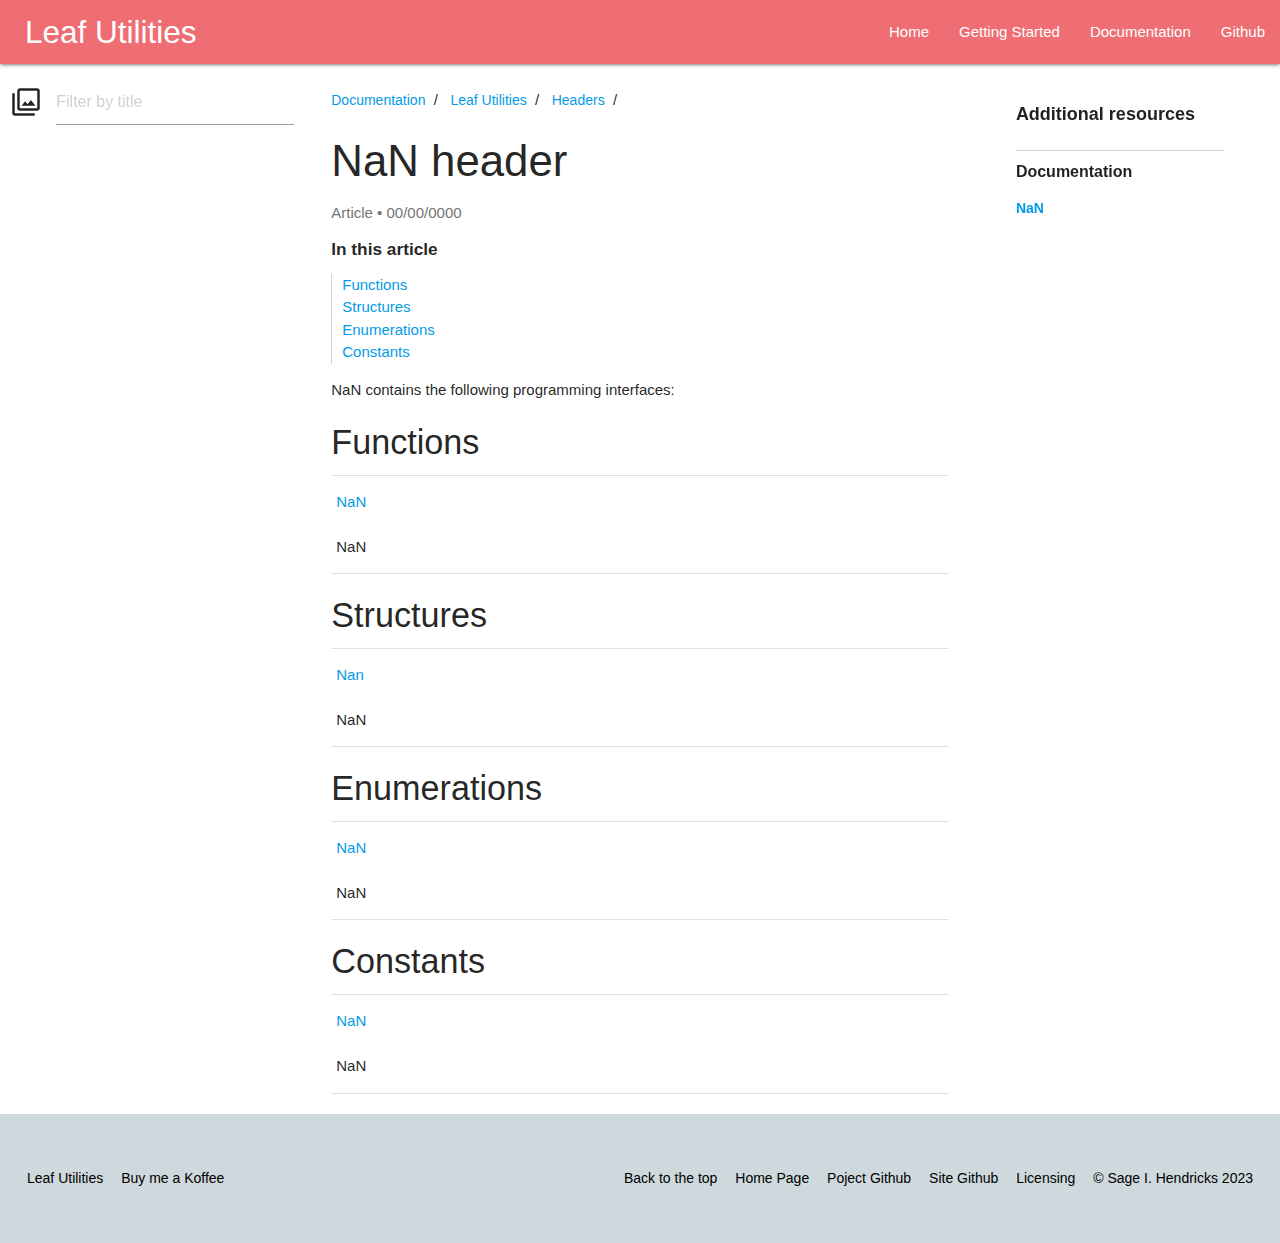
<file: templates/header-doc-template.html>
<!DOCTYPE html>
<html lang="en">
	<head>
		<!-- metadata -->
		<meta charset="UTF-8">
		<meta name="viewport" content="width=device-width, initial-scale=1">
		<meta http-equiv="X-UA-Compativle" content="ie=edge">
		<meta http-equiv="cache-control" content="no-cache">
		<meta http-equiv="expires" content="0">
		<meta http-equiv="pragma" content="no-cache">
		<!-- page title -->
		<title>NaN header</title>
		<!-- local machine -->
		<!-- <base href="file:///H:/source/projects/leaf-c-utilities/"> -->
		<!-- deployment -->
		<!-- <base href="https://sage-etcher.github.io/leaf-c-utilities/"> -->
		<!-- include materialize stylesheet -->
		<link rel="stylesheet" href="https://cdnjs.cloudflare.com/ajax/libs/materialize/1.0.0/css/materialize.min.css">
		<!-- include material fonts -->
		<link href="https://fonts.googleapis.com/icon?family=Material+Icons" rel="stylesheet">
		<!-- include local stylesheets -->
		<link href="../../stylesheets/atomic.css" rel="stylesheet">
		<link href="../../stylesheets/general.css" rel="stylesheet">
	</head>
	<body>

		<header>
			<!-- navbar start -->
			<nav>
				<div class="nav-wrapper">
					<a href="../../index.html" class="brand-logo" id="page-title">Leaf Utilities</a>
					<a href="#" data-target="mobile-demo" class="sidenav-trigger"><i class="material-icons">menu</i></a>
					<ul class="right hide-on-med-and-down">
						<li><a href="../../index.html">Home</a></li>
						<li><a href="#!">Getting Started</a></li>
						<li><a href="#!">Documentation</a></li>
						<li><a href="https://github.com/sage-etcher/leaf-c-utilities">Github</a></li>
					</ul>
				</div>
			</nav>

			<!-- mobile nav dropdown -->
			<ul class="sidenav" id="mobile-demo">
				<li><a href="../../index.html">Home</a></li>
				<li><a href="../../index.html#getting-started">Getting Started</a></li>
				<li><a href="../../index.html#documentation">Documentation</a></li>
				<li><a href="https://github.com/sage-etcher/leaf-c-utilities">Github</a></li>
			</ul>
		</header>
		<!-- navbar end -->

		<!-- content wrapper start -->
		<main id="page-wrapper">
			<!-- content grid start -->	
			<div class="row">

				<!-- quick access start -->
				<div class="col m4 l3 hide-on-small-only" id="quick-access-wrapper">
					<div id="quick-access-container">
						<!-- search box start -->
						<div class="input-field" id="quick-access-search-wrapper">
			
							<span class="material-icons filter-ico prefix"></span>
							<input placeholder="Filter by title" id="quick-access-search" type="text">
						</div> <!-- search box end -->

						<div class="scrollable">
							<ul id="search-content-display">
							</ul>
						</div>


					</div>	
				</div> <!-- quick access end -->


				<!-- main page content start -->
				<div class="col s12 m8 l6" id="main-page-content-wrapper">

					<ul class="horizontal-list" id="path-list">
						<li><a href="#!" class="small-text">Documentation</a>&nbsp;&nbsp;/&nbsp;&nbsp;</li>
						<li><a href="#!" class="small-text">Leaf Utilities</a>&nbsp;&nbsp;/&nbsp;&nbsp;</li>
						<li><a href="#!" class="small-text">Headers</a>&nbsp;&nbsp;/&nbsp;&nbsp;</li>
					</ul>

					<!-- Title -->
					<h3 id="page-main-title">NaN header</h3>
					<p class="grey-text text-darken-1">Article &#x2022; 00/00/0000</p>
			
					<h6><b>In this article</b></h6>
					<ul class="no-bullet small-indent left-border">
						<li class="small-indent"><a href="#function-header">Functions</a></li>
						<li class="small-indent"><a href="#structure-header">Structures</a></li>
						<li class="small-indent"><a href="#enumeration-header">Enumerations</a></li>
                        <li class="small-indent"><a href="#constant-header">Constants</a></li>
					</ul>

					<p>NaN contains the following programming interfaces:</p>
				
					<a name="function-header"></a>
					<h4>Functions</h4>
					<table>
						<thead>
							<tr>
							</tr>
						</thead>

						<tbody>
							<tr>
								<td>
									<a href="#!">NaN</a>
									<br><br>
									NaN	
								</td>
							</tr>
						</tbody>
                    </table>
                   
					<a name="structure-header"></a>
                    <h4>Structures</h4>
                    <table>
                        <thead>
                            <tr>
                            </tr>
                        </thead>

                        <tbody>
                            <tr>
                                <td>
                                    <a href="#!">Nan</a>
                                    <br><br>
                               		NaN 
								</td>
                            </tr>
                        </tbody>
                    </table>
                  
					<a name="enumeration-header"></a>
					<h4>Enumerations</h4>
                    <table>
                        <thead>
                            <tr>
                            </tr>
                        </thead>

                        <tbody>
                            <tr>
                                <td>
                                    <a href="#!">NaN</a>
                                    <br><br>
									NaN
                                </td>
                            </tr>
                        </tbody>
                    </table>
                    
					<a name="constant-header"></a>
                    <h4>Constants</h4>
                    <table>
                        <thead>
                            <tr>
                            </tr>
                        </thead>

                        <tbody>
                            <tr>
                                <td>
									<a href="#!">NaN</a>
									<br><br>
									NaN
                                </td>
                            </tr>
                        </tbody>
                    </table>

				</div> <!-- main page content end -->
			

				<!-- additional resources start -->
				<div class="col l3 hide-on-med-and-down" id="additional-resources-wrapper">
					<div class="container">	
						<h5 class="additional-resources-title"><b>Additional resources</b></h6>
						
						<h6 class="additional-resources-subtitle"><b>Documentation</b></h6>

						<!-- items -->
						<div class="additional-resources-item">
							<a href="#!"><b>NaN</b></a>
							<p></p>
						</div>	
					</div>
				</div> <!-- additional resources end -->
			</div> <!-- main content grid end -->	
		</main> <!-- content wrapper end -->

		<footer class="blue-grey lighten-4">
			<ul class="horizontal-list inline-block">
				<li><a href="../../index.html" class="not-quite-bold">Leaf Utilities</a></li>
				<li><a href="#!" class="not-quite-bold">Buy me a Koffee</a></li>
			</ul>

			<ul class="horizontal-list inline-block">
				<li><a href="#top">Back to the top</a></li>
				<li><a href="../../index.html">Home Page</a></li>
				<li><a href="https://github.com/sage-etcher/leaf-c-utilities">Poject Github</a></li>
				<li><a href="https://github.com/sage-etcher/leaf-c-utilities/tree/doc-pages">Site Github</a></li>
				<li><a href="https://github.com/sage-etcher/leaf-c-utilities/blob/doc-pages/LICENSE">Licensing</a></li>
				<li>&copy; Sage I. Hendricks 2023</li>
			</ul>
		</footer>


	    <!-- Materialize JS include -->
   	 	<script src="https://cdnjs.cloudflare.com/ajax/libs/materialize/1.0.0/js/materialize.min.js"></script>
		<!-- Jquery include -->
		<script src="https://code.jquery.com/jquery-3.7.0.min.js" integrity="sha256-2Pmvv0kuTBOenSvLm6bvfBSSHrUJ+3A7x6P5Ebd07/g=" crossorigin="anonymous"></script>
		<!-- include javascript -->
		<script src="../../scripts/nav-bar.js" async></script>	
		<script src="../../scripts/search-bar.js" async></script>	
	</body>
</html>
</file>
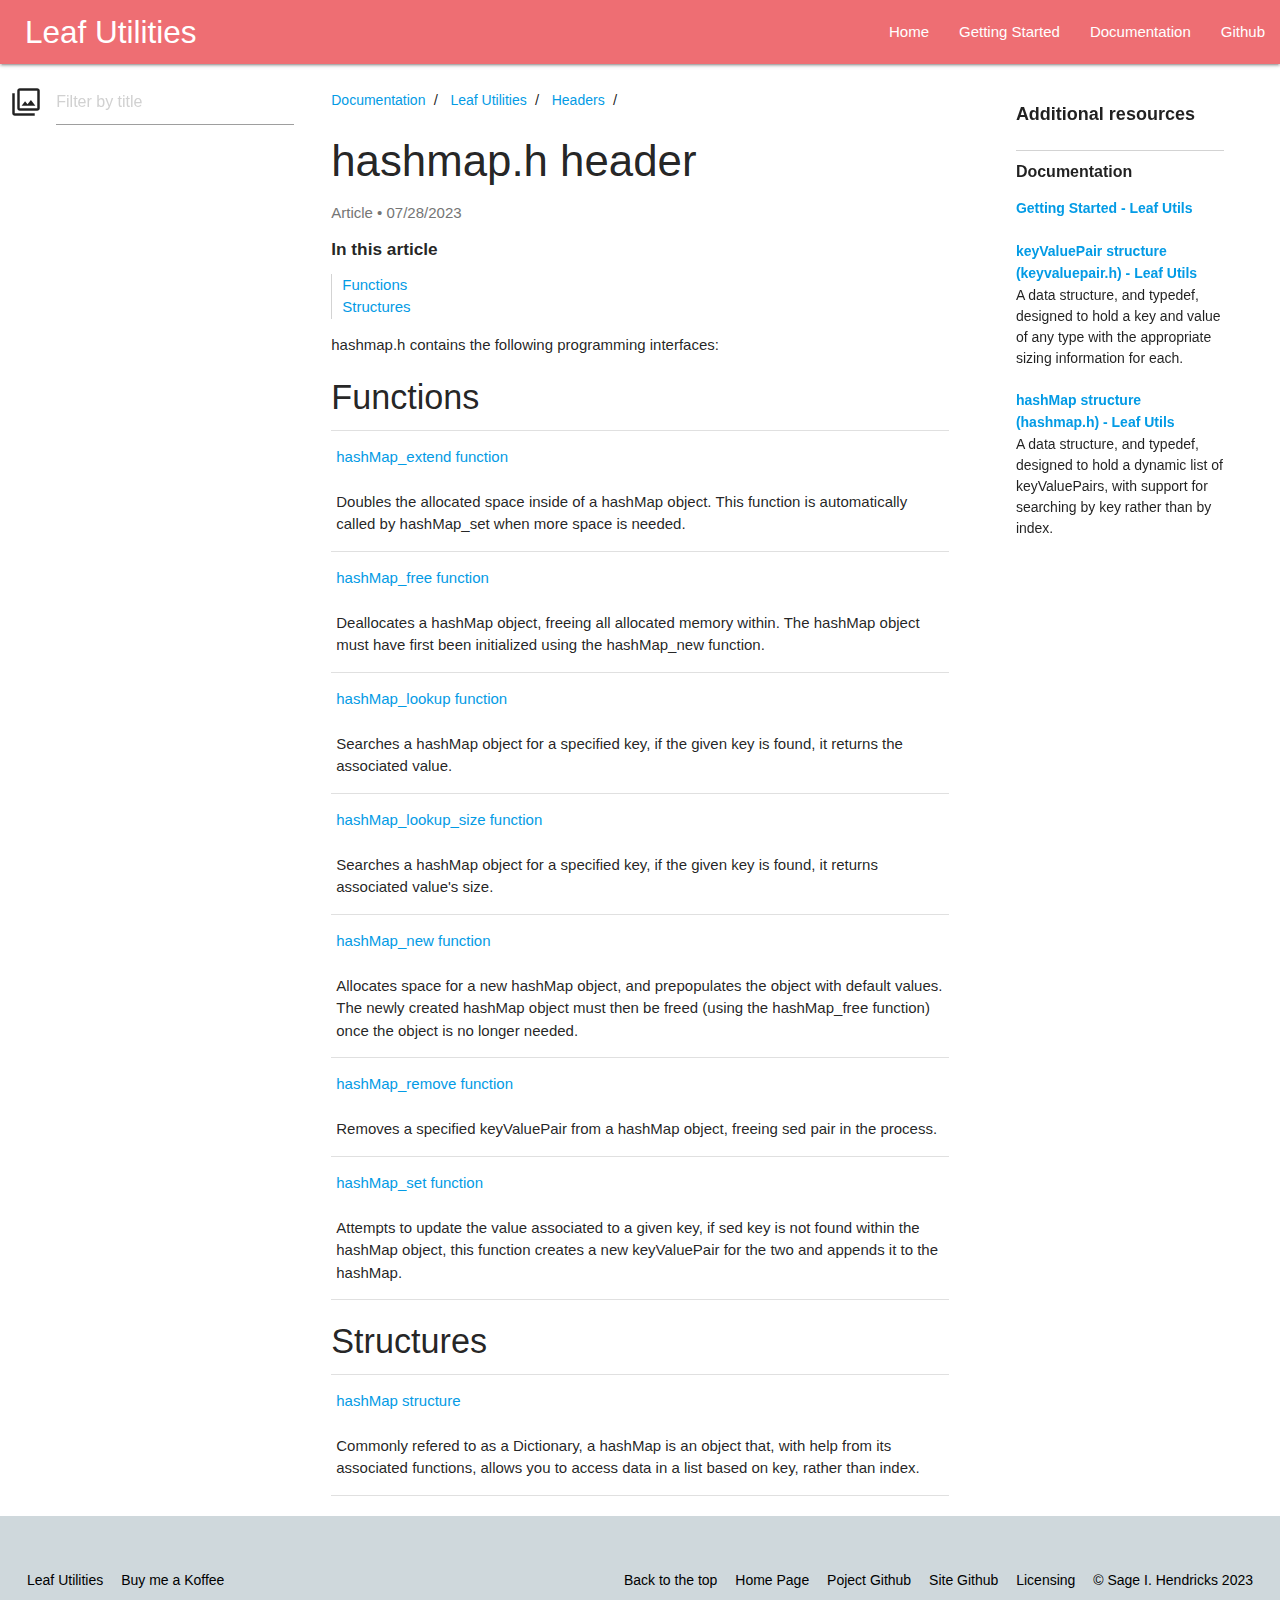
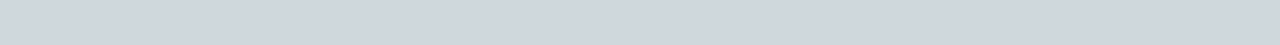
<file: doc-pages/hashmap/hashmap_h.html>
<!DOCTYPE html>
<html lang="en">
	<head>
		<!-- metadata -->
		<meta charset="UTF-8">
		<meta name="viewport" content="width=device-width, initial-scale=1">
		<meta http-equiv="X-UA-Compativle" content="ie=edge">
		<meta http-equiv="cache-control" content="no-cache">
		<meta http-equiv="expires" content="0">
		<meta http-equiv="pragma" content="no-cache">
		<!-- page title -->
		<title>Hashmap.h header</title>
		<!-- local machine -->
		<!-- <base href="file:///H:/source/projects/leaf-c-utilities/"> -->
		<!-- deployment -->
		<!-- <base href="https://sage-etcher.github.io/leaf-c-utilities/"> -->
		<!-- include materialize stylesheet -->
		<link rel="stylesheet" href="https://cdnjs.cloudflare.com/ajax/libs/materialize/1.0.0/css/materialize.min.css">
		<!-- include material fonts -->
		<link href="https://fonts.googleapis.com/icon?family=Material+Icons" rel="stylesheet">
		<!-- include local stylesheets -->
		<link href="../../stylesheets/atomic.css" rel="stylesheet">
		<link href="../../stylesheets/general.css" rel="stylesheet">
	</head>
	<body>

		<header>
			<!-- navbar start -->
			<nav>
				<div class="nav-wrapper">
					<a href="../../index.html" class="brand-logo" id="page-title">Leaf Utilities</a>
					<a href="#" data-target="mobile-demo" class="sidenav-trigger"><i class="material-icons">menu</i></a>
					<ul class="right hide-on-med-and-down">
						<li><a href="../../index.html">Home</a></li>
						<li><a href="#!">Getting Started</a></li>
						<li><a href="#!">Documentation</a></li>
						<li><a href="https://github.com/sage-etcher/leaf-c-utilities">Github</a></li>
					</ul>
				</div>
			</nav>

			<!-- mobile nav dropdown -->
			<ul class="sidenav" id="mobile-demo">
				<li><a href="../../index.html">Home</a></li>
				<li><a href="../../index.html#getting-started">Getting Started</a></li>
				<li><a href="../../index.html#documentation">Documentation</a></li>
				<li><a href="https://github.com/sage-etcher/leaf-c-utilities">Github</a></li>
			</ul>
		</header>
		<!-- navbar end -->

		<!-- content wrapper start -->
		<main id="page-wrapper">
			<!-- content grid start -->	
			<div class="row">

				<!-- quick access start -->
				<div class="col m4 l3 hide-on-small-only" id="quick-access-wrapper">
					<div id="quick-access-container">
						<!-- search box start -->
						<div class="input-field" id="quick-access-search-wrapper">
			
							<span class="material-icons filter-ico prefix"></span>
							<input placeholder="Filter by title" id="quick-access-search" type="text">
						</div> <!-- search box end -->

						<div class="scrollable">
							<ul id="search-content-display">
							</ul>
						</div>


					</div>	
				</div> <!-- quick access end -->


				<!-- main page content start -->
				<div class="col s12 m8 l6" id="main-page-content-wrapper">

					<ul class="horizontal-list" id="path-list">
						<li><a href="#!" class="small-text">Documentation</a>&nbsp;&nbsp;/&nbsp;&nbsp;</li>
						<li><a href="#!" class="small-text">Leaf Utilities</a>&nbsp;&nbsp;/&nbsp;&nbsp;</li>
						<li><a href="#!" class="small-text">Headers</a>&nbsp;&nbsp;/&nbsp;&nbsp;</li>
					</ul>

					<!-- Title -->
					<h3 id="page-main-title">hashmap.h header</h3>
					<p class="grey-text text-darken-1">Article &#x2022; 07/28/2023</p>
			
					<h6><b>In this article</b></h6>
					<ul class="no-bullet small-indent left-border">
						<li class="small-indent"><a href="#function-header">Functions</a></li>
						<li class="small-indent"><a href="#structure-header">Structures</a></li>
                        <!-- this file dont got neither these vvv -->
						<!--<li class="small-indent"><a href="#enumeration-header">Enumerations</a></li>
                        <li class="small-indent"><a href="#constant-header">Constants</a></li>-->
					</ul>

					<p>hashmap.h contains the following programming interfaces:</p>
				
					<a name="function-header"></a>
					<h4>Functions</h4>
					<table>
						<thead>
							<tr>
							</tr>
						</thead>

						<tbody>
							<tr>
								<td>
									<a href="#!">hashMap_extend function</a>
                                    <br><br>
                                    Doubles the allocated space inside of a hashMap object. This function is automatically called by hashMap_set when more space is needed.
								</td>
							</tr>
							<tr>
								<td>
									<a href="#!">hashMap_free function</a>
									<br><br>
								 	Deallocates a hashMap object, freeing all allocated memory within. The hashMap object must have first been initialized using the hashMap_new function.
								</td>
							</tr>
							<tr>
								<td>
									<a href="#!">hashMap_lookup function</a>
									<br><br>
                                    Searches a hashMap object for a specified key, if the given key is found, it returns the associated value.
								</td>
							</tr>
							<tr>
								<td>
									<a href="#!">hashMap_lookup_size function</a>
									<br><br>
                                    Searches a hashMap object for a specified key, if the given key is found, it returns associated value's size.
								</td>
							</tr>
							<tr>
								<td>
									<a href="#!">hashMap_new function</a>
									<br><br>
								 	Allocates space for a new hashMap object, and prepopulates the object with default values. The newly created hashMap object must then be freed (using the hashMap_free function) once the object is no longer needed.
								</td>
							</tr>
							<tr>
								<td>
									<a href="#!">hashMap_remove function</a>
									<br><br>
                                    Removes a specified keyValuePair from a hashMap object, freeing sed pair in the process.
								</td>
							</tr>
							<tr>
								<td>
									<a href="#!">hashMap_set function</a>
									<br><br>
                                    Attempts to update the value associated to a given key, if sed key is not found within the hashMap object, this function creates a new keyValuePair for the two and appends it to the hashMap.
								</td>
							</tr>
						</tbody>
                    </table>
                   
					<a name="structure-header"></a>
                    <h4>Structures</h4>
                    <table>
                        <thead>
                            <tr>
                            </tr>
                        </thead>

                        <tbody>
                            <tr>
                                <td>
                                    <a href="#!">hashMap structure</a>
                                    <br><br>
                                    Commonly refered to as a Dictionary, a hashMap is an object that, with help from its associated functions, allows you to access data in a list based on key, rather than index.
                                </td>
                            </tr>
                        </tbody>
                    </table>
                  
                    <!-- this file has no enums or constants -->
                    <!--
					<a name="enumeration-header"></a>
					<h4>Enumerations</h4>
                    <table>
                        <thead>
                            <tr>
                            </tr>
                        </thead>

                        <tbody>
                            <tr>
                                <td>
                                </td>
                            </tr>
                        </tbody>
                    </table>
                    
					<a name="constant-header"></a>
                    <h4>Constants</h4>
                    <table>
                        <thead>
                            <tr>
                            </tr>
                        </thead>

                        <tbody>
                            <tr>
                                <td>
                                </td>
                            </tr>
                        </tbody>
                    </table>
                    -->

				</div> <!-- main page content end -->
			

				<!-- additional resources start -->
				<div class="col l3 hide-on-med-and-down" id="additional-resources-wrapper">
					<div class="container">	
						<h5 class="additional-resources-title"><b>Additional resources</b></h6>
						
						<h6 class="additional-resources-subtitle"><b>Documentation</b></h6>

						<!-- items -->
						<div class="additional-resources-item">
							<a href="#!"><b>Getting Started - Leaf Utils</b></a>
							<p></p>
						</div>	

						<div class="additional-resources-item">
							<a href="#!"><b>keyValuePair structure (keyvaluepair.h) - Leaf Utils</b></a>
							<p>A data structure, and typedef, designed to hold a key and value of any type with the appropriate sizing information for each.</p>	
						</div>
						
						<div class="additional-resources-item">
							<a href="#!"><b>hashMap structure (hashmap.h) - Leaf Utils</b></a>
							<p>A data structure, and typedef, designed to hold a dynamic list of keyValuePairs, with support for searching by key rather than by index.</p>	
						</div>
					</div>
				</div> <!-- additional resources end -->
			</div> <!-- main content grid end -->	
		</main> <!-- content wrapper end -->

		<footer class="blue-grey lighten-4">
			<ul class="horizontal-list inline-block">
				<li><a href="../../index.html" class="not-quite-bold">Leaf Utilities</a></li>
				<li><a href="#!" class="not-quite-bold">Buy me a Koffee</a></li>
			</ul>

			<ul class="horizontal-list inline-block">
				<li><a href="#top">Back to the top</a></li>
				<li><a href="../../index.html">Home Page</a></li>
				<li><a href="https://github.com/sage-etcher/leaf-c-utilities">Poject Github</a></li>
				<li><a href="https://github.com/sage-etcher/leaf-c-utilities/tree/doc-pages">Site Github</a></li>
				<li><a href="https://github.com/sage-etcher/leaf-c-utilities/blob/doc-pages/LICENSE">Licensing</a></li>
				<li>&copy; Sage I. Hendricks 2023</li>
			</ul>
		</footer>


	    <!-- Materialize JS include -->
   	 	<script src="https://cdnjs.cloudflare.com/ajax/libs/materialize/1.0.0/js/materialize.min.js"></script>
		<!-- Jquery include -->
		<script src="https://code.jquery.com/jquery-3.7.0.min.js" integrity="sha256-2Pmvv0kuTBOenSvLm6bvfBSSHrUJ+3A7x6P5Ebd07/g=" crossorigin="anonymous"></script>
		<!-- include javascript -->
		<script src="../../scripts/nav-bar.js" async></script>	
		<script src="../../scripts/search-bar.js" async></script>	
	</body>
</html>
</file>
<file: stylesheets/atomic.css>
.no-bullet {
	list-style-type: none;
}

.small-indent {
	padding-left: 10px;
}

.medium-indent {
	padding-left: 25px;
}

.left-border {
	border-left: 1px solid lightgrey;
}

.inline {
	display: inline;
}

/* material icons */
.filter {
	position:relative;
	display:inline-block;
}
.filter-ico:after {
	content: "filter_alt";
}

.openbook-ico {
	position:relative;
	display:inline-block;
}
.openbook-ico:after {
	content: "menu_book";
}

.horizontal-list > li {
	display: inline;
}

.not-quite-bold {
	font-weight: 500;
}

.small-text {
	font-size: 14px;
}

.scrollable {
	overflow-y: auto;
	overflow-x: auto;
}
</file>
<file: stylesheets/general.css>
/* a collection of more specified styles */

/* title has indent when not centered */
/* title is centered on small screens only */
/* materialize sets smallscreens (mobile) as <= 600px */
@media only screen and (min-width: 601px) {
	#page-title {
		margin-left: 25px;
	}
}


/* quick access styling */
/* quick access is only shown on medium or larger screens */
/* materialize sets mediumscreens (tablet) as >= 601px */
@media only screen and (min-width: 601px) {
	#quick-access-wrapper {
		position: sticky;
		top: 0;
		height: 100vh;

		padding-bottom: 25px;
	}

	#quick-access-container {
		margin-right: 5%;
		height: 100%;

		display: grid;
		grid-template-rows: auto 1fr;
	}

	#quick-access-search-wrapper,
	#search-content-display {
		grid-row: span 1;
	}

	#search-content-display {
		margin-left: 25px;	
	}

	#search-content-display > li > a {
		display: block;
		height: 100%;
		font-size: 14px;	
		line-height: 1em;
		padding: 0.5em 0;	
		color: black;
	}
}


/* additional resources styling */
/* additional resources is only shown on large screens */
/* materialize sets largescreens (desktop) as >= 993px */
@media only screen and (min-width: 993px) {
	#additional-resources-wrapper {
		position: sticky;
		top: 0;
	}

	/* main title for the section */
	.additional-resources-title {
		font-size: 18px;
		padding: 25px 0px;

		border-bottom: 1px solid lightgrey;
	}
	
	/* subtitle for the section */
	.additional-resources-subtitle {
		font-size: 16px;
	}

	/* items */
	.additional-resources-item {
		padding: 10px 0px;
	}

	.additional-resources-item > * {
		font-size: 14px;
		margin: 0;
	}


	footer {
		display: grid;
		grid-template-columns: 1fr auto;
	}

	footer > ul {
		grid-column: span 1;
	}
}


footer {
	padding: 40px 20px;
	overflow: auto;
}

footer > ul > li {
	padding: 0.5em;
	white-space: nowrap;
}

footer * {
	color:black;
	font-size: 14px;
}

footer > ul > li > a:hover {
	color: dimgrey;
}


#page-main-title {
	margin-top: 0;
}

#path-list {
	margin: 25px 0;
}

main {
	min-height: 100vh;
}


a:hover {
	text-decoration-line: underline;
}

#page-title:hover {
	text-decoration-line: none;
}
</file>
